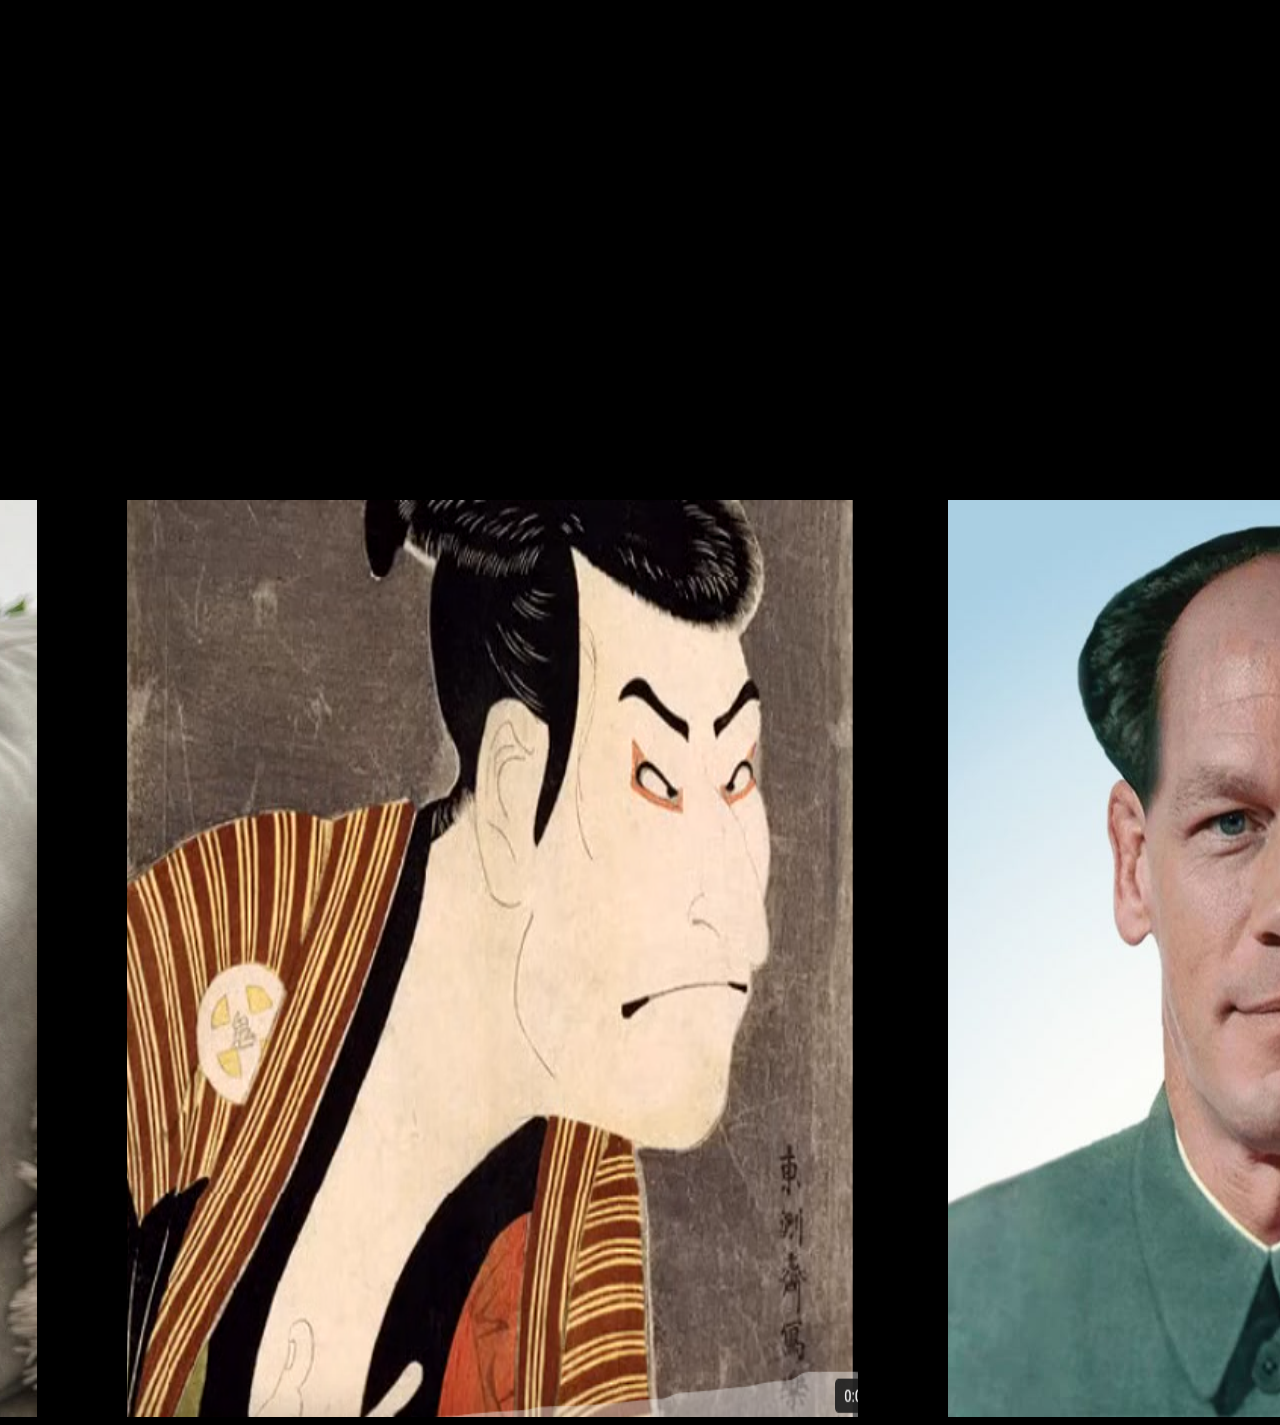
<file: index.html>
<!DOCTYPE html>
<html lang="en">
<head>
    <meta charset="UTF-8">
    <meta name="viewport" content="width=device-width, initial-scale=1.0">
    <title>Hover Sound Effect</title>
    <link rel="stylesheet" href="style.css">
</head>
<body>

    <div class="image-container">
        <img src="cowboy.jpg" class="hover-image" data-sound="yee-haw.mp3" alt="Image 1">

        <img src="japanese.png" class="hover-image" data-sound="yoo.mp3" alt="Image 2">
        
        <img src="xiji.jpg" class="hover-image" data-sound="social-credit.mp3" alt="Image 4">
        
        <img src="modi ji.jpg" class="hover-image" data-sound="modi-ji-bkl.mp3" alt="Image 3">


    </div>

    <script src="script.js"></script>
</body>
</html>
</file>
<file: style.css>
body {
    text-align: center;
    font-family: Arial, sans-serif;
    background-color: #000000;
}

.image-container {
    display: flex;
    justify-content: center;
    gap: 90px;
    margin-top: 500px;
}

img {
    width: 50em;
    height: auto;
    cursor: pointer;
    transition: transform 0.3s;
}

img:hover {
    transform: scale(1.1);
}
</file>
